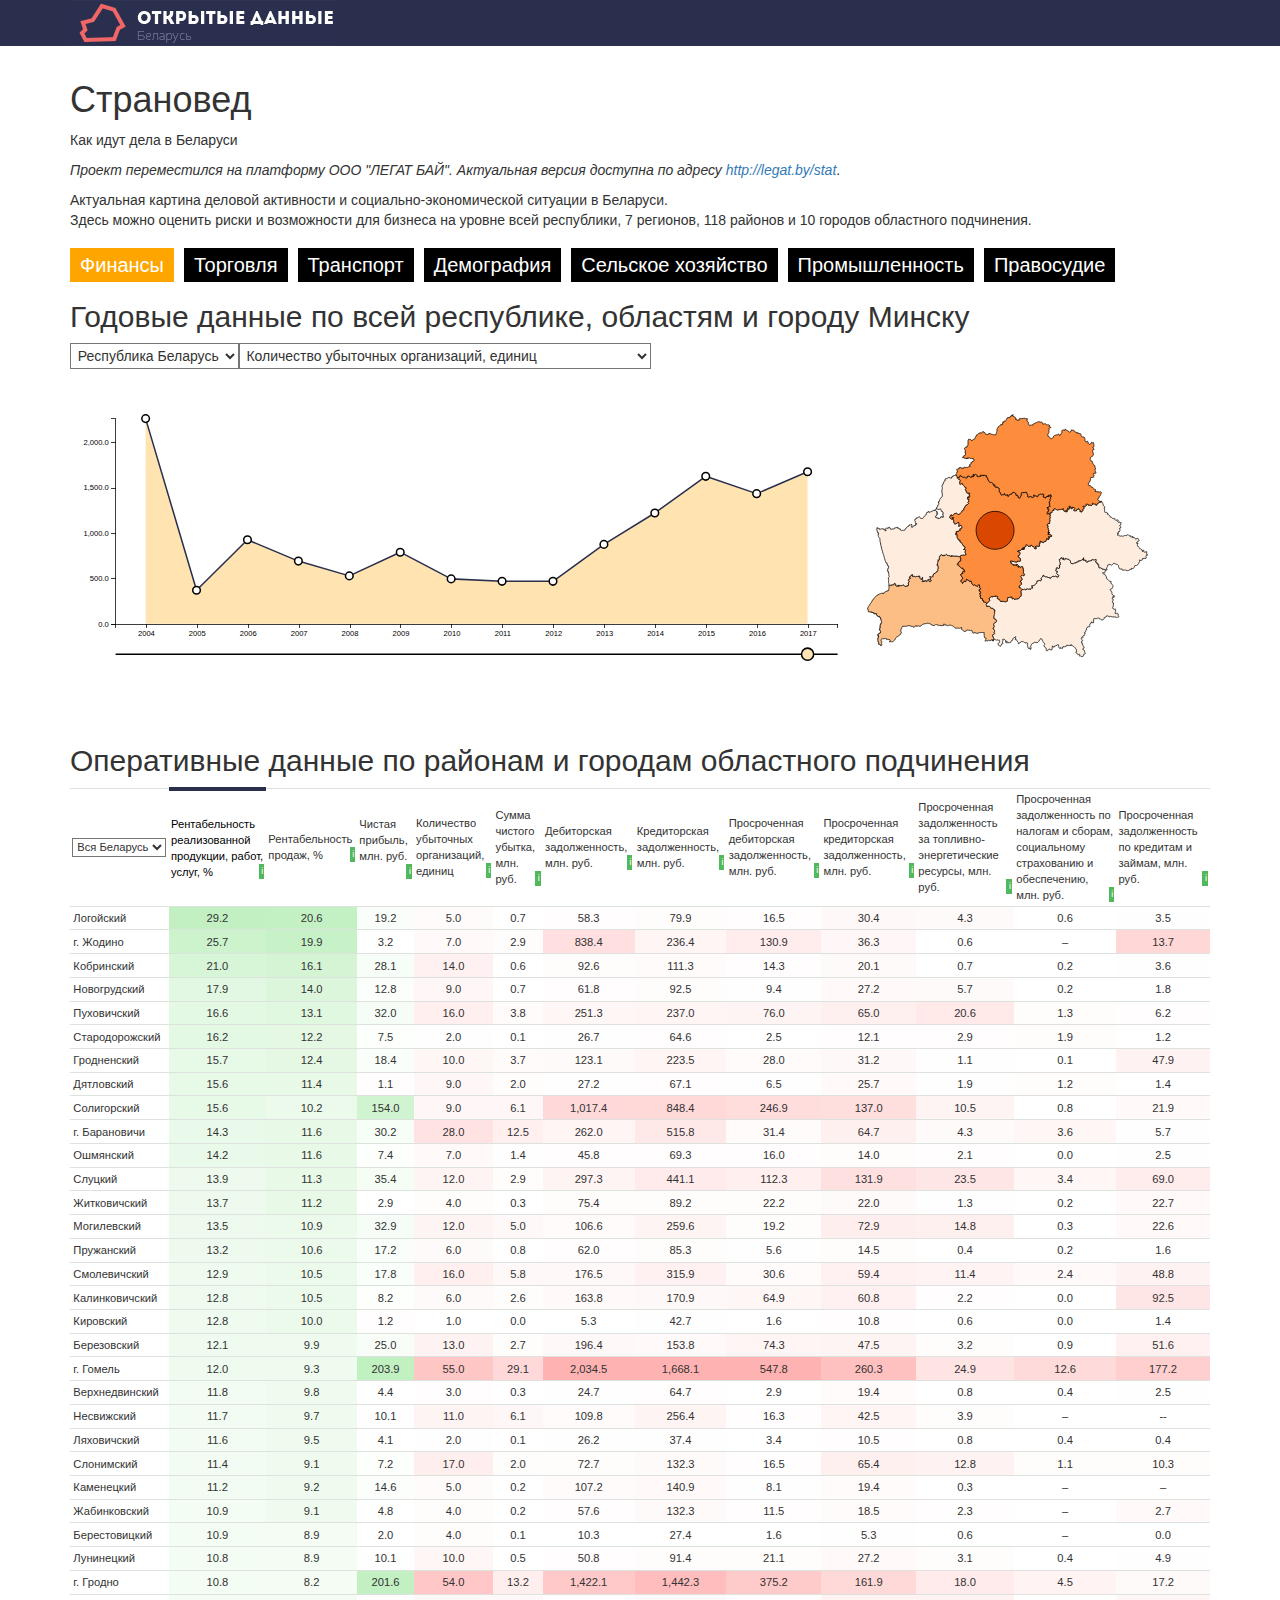
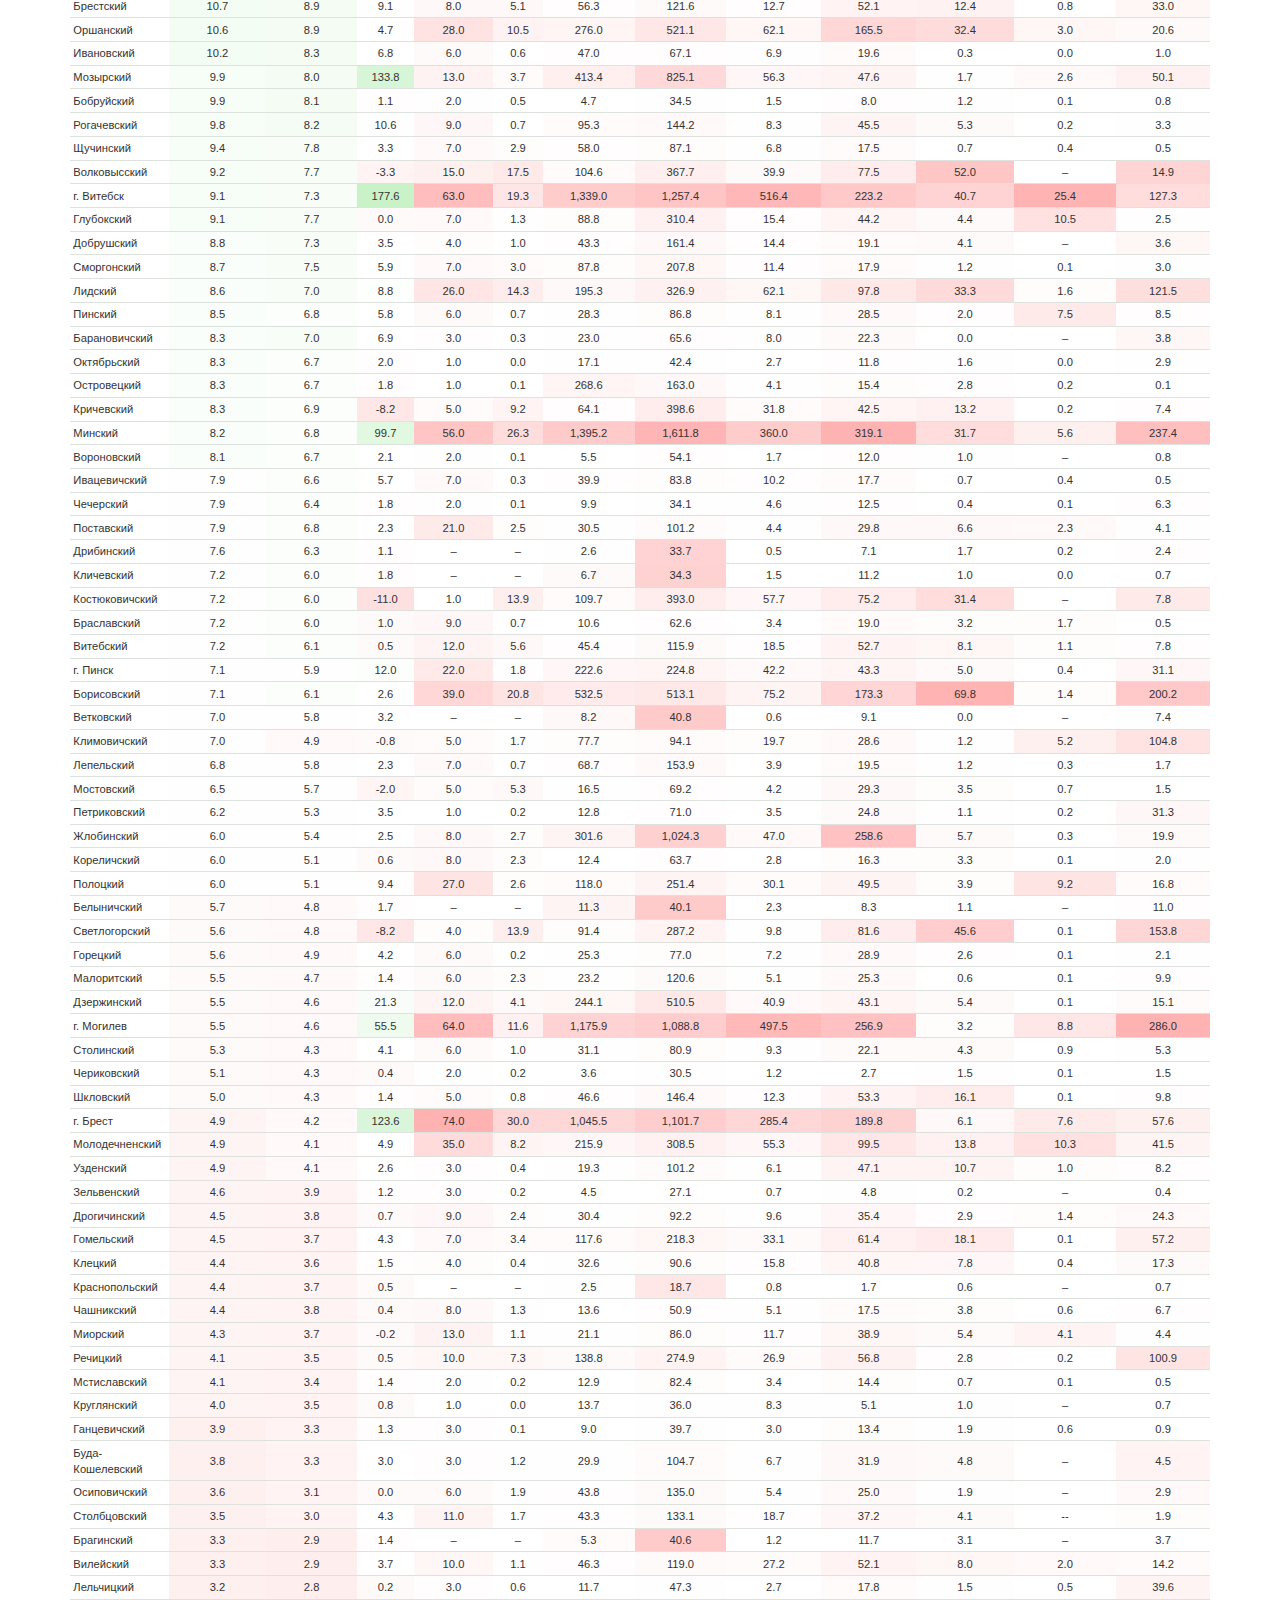
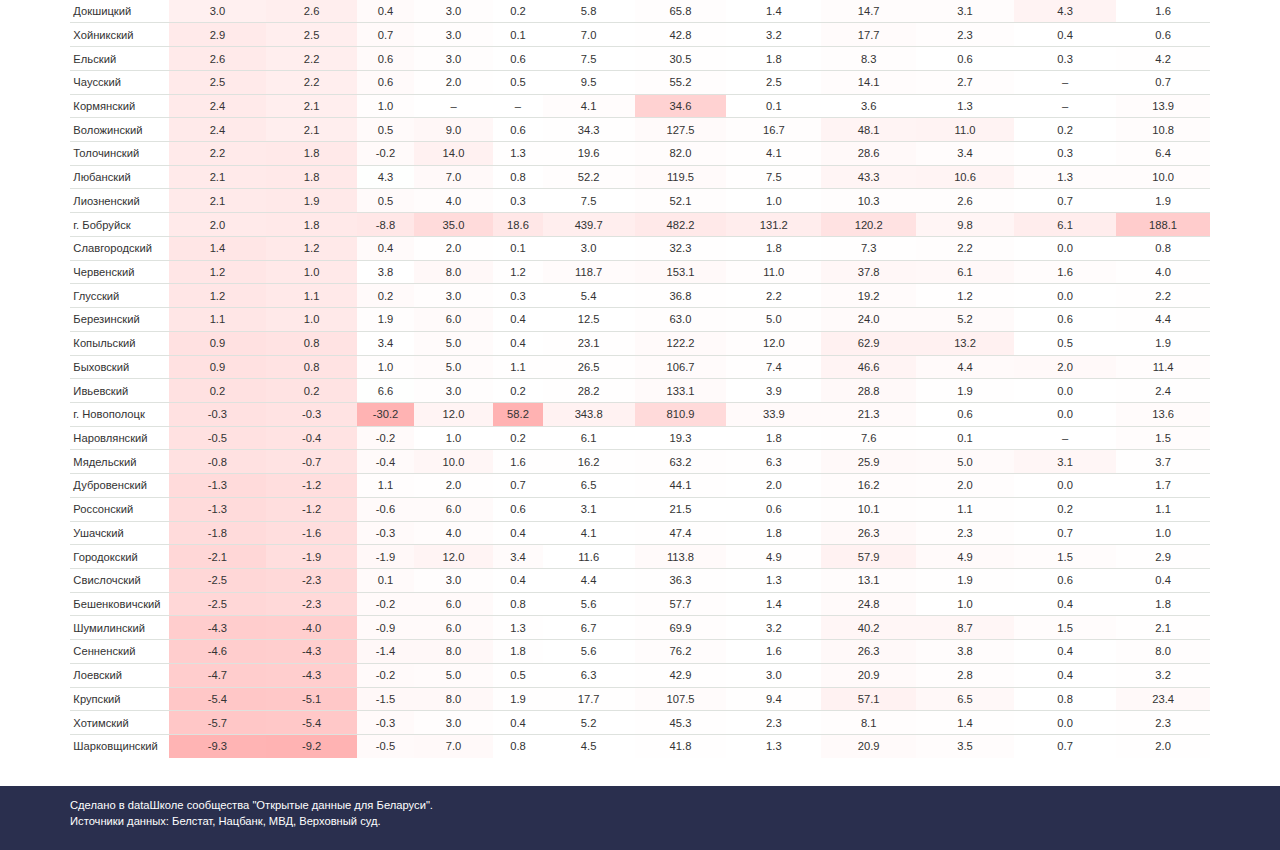
<file: index.html>
<!doctype html>
<html lang="ru">
    <head>
        <meta charset="utf-8">
        <meta name="description" content="Сравнительный анализ социально-
        экономических показателей развития.">
        <meta name="viewport" content="width=device-width, initial-scale=1">
        <title>Страновед</title>
        <link rel="stylesheet" type="text/css" href="css/styles.css">
		<!-- Bootstrap et al. -->
		<link rel="stylesheet" href="https://maxcdn.bootstrapcdn.com/bootstrap/3.3.7/css/bootstrap.min.css">
		<script src="https://ajax.googleapis.com/ajax/libs/jquery/3.2.0/jquery.min.js"></script>
		<script src="https://maxcdn.bootstrapcdn.com/bootstrap/3.3.7/js/bootstrap.min.js"></script>
		<!-- Bootstrap -->
		<!-- Yandex.Metrika counter -->
<script type="text/javascript">
	if (document.location.hostname != "localhost") {
    (function (d, w, c) {
        (w[c] = w[c] || []).push(function() {
            try {
                w.yaCounter42700859 = new Ya.Metrika({
                    id:42700859,
                    clickmap:true,
                    trackLinks:true,
                    accurateTrackBounce:true
                });
            } catch(e) { }
        });

        var n = d.getElementsByTagName("script")[0],
            s = d.createElement("script"),
            f = function () { n.parentNode.insertBefore(s, n); };
        s.type = "text/javascript";
        s.async = true;
        s.src = "https://mc.yandex.ru/metrika/watch.js";

        if (w.opera == "[object Opera]") {
            d.addEventListener("DOMContentLoaded", f, false);
        } else { f(); }
    })(document, window, "yandex_metrika_callbacks");
} else {
	console.log("You're on localhost.");
	}
</script>
<noscript><div><img src="https://mc.yandex.ru/watch/42700859" style="position:absolute; left:-9999px;" alt="" /></div></noscript>
<!-- /Yandex.Metrika counter -->
    </head>
<body>
	
<header>
	<div class="container">
        <img src="img/logo.jpg">
        </div>
    </header>

    <main>
<div class="container">
    <h1>Страновед</h1>
    <section id="caption">
        <p>Как идут дела в Беларуси</p>
    </section>
    <p><em>Проект переместился на платформу ООО "ЛЕГАТ БАЙ". Актуальная
    версия доступна по адресу <a
             href="http://legat.by/stat">http://legat.by/stat</a></em>.</p>
    <p id="info">Актуальная картина деловой активности и
    социально-экономической ситуации в Беларуси.<br> Здесь можно оценить риски и
    возможности для бизнеса на уровне всей республики, 7 регионов, 118 районов и 10 городов областного подчинения.</p>
<!-- HTML для отображения графика, карты предпросмотра и таблицы оперативных данных -->
    <div id="categories"></div>
    <h2>Годовые данные по всей республике, областям и городу Минску</h2>
    <section id="general"></section>
    <h2>Оперативные данные по районам и городам областного подчинения</h2>
    <section id="regional_data">
	<div id="full_table"></div>
    </section>
    <div id="general_tooltip" class="hidden"><p id="datum"></p></div>
    <div id="thead_info_tooltip" class="hidden"><p id="thead_datum"></p></div>
     <div id="tooltip" class="hidden"><p id="region"></p><p id="amount"></p></div>
<!-- HTML для отображения графика, карты предпросмотра и таблицы оперативных данных -->
</div>
    </main>
    <footer>
		<div class="container">
        <p>Сделано в dataШколе сообщества "<a href="https://opendata.by">Открытые данные для Беларуси</a>".<br>
        Источники данных: <a href="http://belstat.gov.by">Белстат</a>,
        <a href="http://nbrb.by">Нацбанк</a>, <a href="http://mvd.gov.by">МВД</a>, <a href="http://court.gov.by">Верховный суд</a>.
        </p>
        </div>
        <script src="js/d3.v4.min.js"></script>
        <script src="js/script.js"></script>
    </footer>

</body>
</html>
</file>
<file: css/styles.css>
#info {
  margin-bottom: 1.5em;  
}

/* Главное меню категорий */

#categories li {
  list-style: none;
  display: inline;
  margin-right: .5em;
  font-size: 20px;
  background-color: black;
  color: white;
  padding: .3em .5em;
}

#categories li:hover {
	cursor: pointer;
}

#categories ul {
  margin-left: 0;
  padding-left: 0;
}

#categories {
  margin-bottom: 1.5em; 
}

#categories .active {
  background-color: orange;
}

header, footer {
    background: #2A2F4E;
    width: 100%;
}
header {
	margin-bottom: 1em;
}
header img, header p {
	display: inline;
}
header p {
	float: right;
	margin-right: 10%;
}
header p a {
	color: white;
	text-decoration: none;
}

h2 {
  margin-bottom: 1em;
}

#menu_selector {
	margin: 0;
	padding: 0;
}
#menu_selector li {
	list-style: none;
	display: inline;
	font-size: 1.4em;
	border: .1em solid black;
	padding: .4em;

}
#menu_selector li:hover {
    cursor: pointer;
}

/* Селекторы регионов и показателей для графика и карты предпросмотра */ 
#general select {
  	font-size: 1em;
	background-color: white;
	padding: .2em;
}

#indicators {
  min-width: 30%;
}

/* Содержимое графика */
#general .graph_circle {
  fill: white;
  stroke: black;
  stroke-width: 2px;
}

.graph_circle:hover {
  cursor: crosshair;
}

svg, #general {
  margin-top: 0;
}

.area_graph {
  opacity: 0.3;
  fill: orange;
}

#slider_handle {
  fill: #FFE4B3;
}
#slider_handle:hover {
	cursor: pointer;
}

#slider {
	stroke: black;
	stroke-width: 2;
}



.line_graph {
	fill: none;
	stroke: #2A2F4E;
	stroke-linejoin: round;
	stroke-linecap: round;
	stroke-width: 2
}

tbody tr:hover {
	background-color: lightgrey; 
}


#regional_data {
  clear: both;
  margin-bottom: 1em;
}

table {
	border-collapse: collapse;
}

tbody tr td:first-child {  
  text-align: left;
}

.thead_info {
	background-color: #52B85C;
	color: white;
	width: .2em;
	padding: .1em .3em;
	margin-left: .2em;
	float: right;
	font-size: .8em;
}

.thead_info:hover {
	cursor: crosshair;
}

thead tr th:first-child {

}

thead select {
	background-color: white;
}

/* Уменьшаем шрифт в таблице */
thead th {
	padding: .2em;
	font-size: .8em;
	font-weight: normal;
   cursor: pointer;
}

.normal, .number {
  font-size: .8em;
}
#region-selector {
  padding: .1em 0;
}


table tr {
  border-top: 1px solid #DEE2DE;
}
.sorted.desc {
    color: black;
    border-top: 4px solid #2A2F4E;
}

.sorted.asc {
    color: black;
    border-bottom: 3px solid #2A2F4E;
}
tbody td {
	text-align: center;
	padding: 0.3em;
  font-size: 0.9em;
}
#menu li {
	list-style: none;
  display: inline;
	padding: .3em .3em;
	margin-right: .3em;
	border: 1px solid black;
	cursor: pointer;
}

.active {
	background-color: #2A2F4E;
	color: white;
}

#tooltip {
  position: absolute;
  width: auto;
  height: auto;
  padding: 5px;
  background-color: white;
  pointer-events: none;
  border: 1px solid black;
}

#thead_info_tooltip {
  position: absolute;
  padding: 0 2px;
  font-size: .6em;
  background-color: white;
  pointer-events: none;
  border: 1px solid black;
}

#tooltip.hidden, .invisible, #thead_info_tooltip.hidden, #general_tooltip.hidden {
  display: none;
}

#tooltip p {
  margin: 0;
  font-size: 10px;
  color: black;
  padding: .3em;
}

.hidden {
	display: none;
}
#general_tooltip {
  position: absolute;
  width: auto;
  height: auto;
  padding: 5px;
  background-color: white;
  pointer-events: none;
  border: 1px solid black;
}

#general_tooltip p {
  margin: 0;
  font-size: 10px;
}

.axis path,
.axis line {
  fill: none;
  stroke: black;
  shape-rendering: crispEdges;
}

.text {
  margin-bottom: 3em;
}

footer {
    margin-top: 1em;
}
footer p {
    padding: 1em 0;
    font-size: .8em;
    color: white;
}
footer a {
    color: white;
}
</file>
